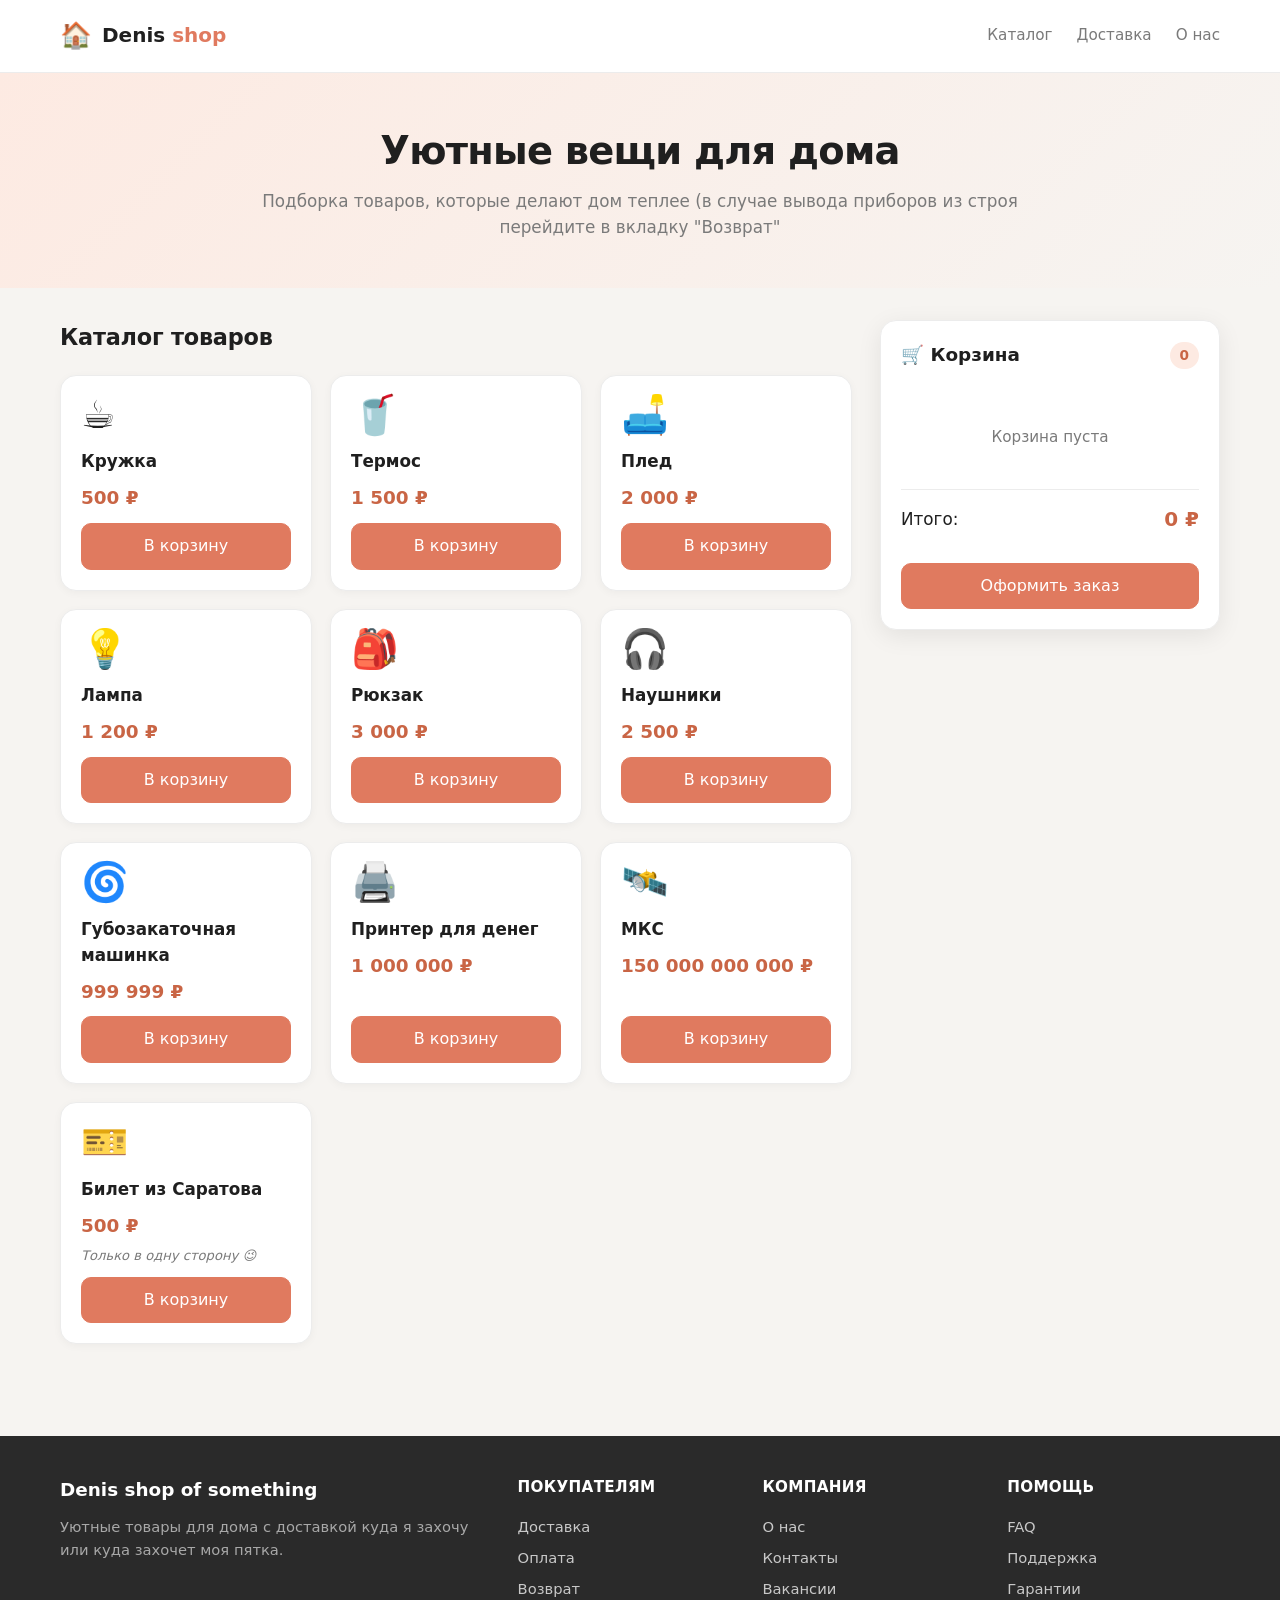
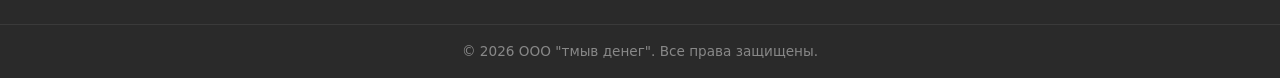
<file: Lab_1/index.html>
<!DOCTYPE html>
<html lang="ru">
<head>
  <meta charset="UTF-8">
  <meta name="viewport" content="width=device-width, initial-scale=1.0">
  <title>Denis shop</title>
  <link rel="icon" href="data:,">
  <link rel="stylesheet" href="styles.css">
</head>
<body>
  <header class="header">
    <div class="header__inner">
      <a href="index.html" class="logo">
        <span class="logo__icon">🏠</span>
        <span class="logo__text">Denis <span>shop</span></span>
      </a>
      <nav class="nav">
        <a href="in-progress.html">Каталог</a>
        <a href="in-progress.html">Доставка</a>
        <a href="in-progress.html">О нас</a>
      </nav>
    </div>
  </header>

  <section class="hero">
    <div class="hero__inner">
      <h1>Уютные вещи для дома</h1>
      <p>Подборка товаров, которые делают дом теплее (в случае вывода приборов из строя перейдите в вкладку "Возврат"</p>
    </div>
  </section>

  <main class="layout">
    <section class="catalog" aria-labelledby="catalog-title">
      <h2 id="catalog-title" class="section-title">Каталог товаров</h2>
      <div class="products" id="products"></div>
    </section>

    <aside class="cart" aria-labelledby="cart-title">
      <div class="cart__header">
        <h2 id="cart-title">🛒 Корзина</h2>
        <span class="cart__count" id="cart-count">0</span>
      </div>

      <ul class="cart-list" id="cart-list"></ul>
      <p class="cart-empty" id="cart-empty">Корзина пуста</p>

      <div class="cart-summary">
        <span>Итого:</span>
        <strong id="cart-total">0 ₽</strong>
      </div>

      <button class="btn btn-primary btn-block" id="checkout-btn" type="button">
        Оформить заказ
      </button>
    </aside>
  </main>

  <footer class="footer">
    <div class="footer__inner">
      <div class="footer__col">
        <h3>Denis shop of something</h3>
        <p>Уютные товары для дома с доставкой куда я захочу или куда захочет моя пятка.</p>
      </div>
      <div class="footer__col">
        <h4>Покупателям</h4>
        <a href="in-progress.html">Доставка</a>
        <a href="in-progress.html">Оплата</a>
        <a href="in-progress.html">Возврат</a>
      </div>
      <div class="footer__col">
        <h4>Компания</h4>
        <a href="in-progress.html">О нас</a>
        <a href="in-progress.html">Контакты</a>
        <a href="in-progress.html">Вакансии</a>
      </div>
      <div class="footer__col">
        <h4>Помощь</h4>
        <a href="in-progress.html">FAQ</a>
        <a href="in-progress.html">Поддержка</a>
        <a href="in-progress.html">Гарантии</a>
      </div>
    </div>
    <div class="footer__bottom">
      © 2026 ООО "тмыв денег". Все права защищены.
    </div>
  </footer>

  <dialog class="modal" id="order-modal">
    <form class="order-form" id="order-form" novalidate>
        <h2>Оформление заказа</h2>

        <label>
            Имя
            <input type="text" name="firstName" required placeholder="Иван" minlength="2">
        </label>

        <label>
            Фамилия
            <input type="text" name="lastName" required placeholder="Иванов" minlength="2">
        </label>

        <label>
            Адрес доставки
            <input type="text" name="address" required placeholder="г. Москва, ул. Ленина, 1" minlength="5">
        </label>

        <label>
            Контактный телефон
            <input
            type="tel"
            name="phone"
            required
            placeholder="+7 (999) 123-45-67"
            inputmode="tel"
            autocomplete="tel"
            >
            <span class="field-error" data-error-for="phone"></span>
        </label>

        <label>
            Email <span class="field-hint">(необязательно)</span>
            <input
            type="email"
            name="email"
            placeholder="you@example.com"
            autocomplete="email"
            >
            <span class="field-error" data-error-for="email"></span>
        </label>

        <div class="modal-actions">
        <button type="button" class="btn" id="close-modal">Отмена</button>
        <button type="submit" class="btn btn-primary">Создать заказ</button>
        </div>
    </form>
  </dialog>

  <script src="script.js"></script>
</body>
</html>
</file>
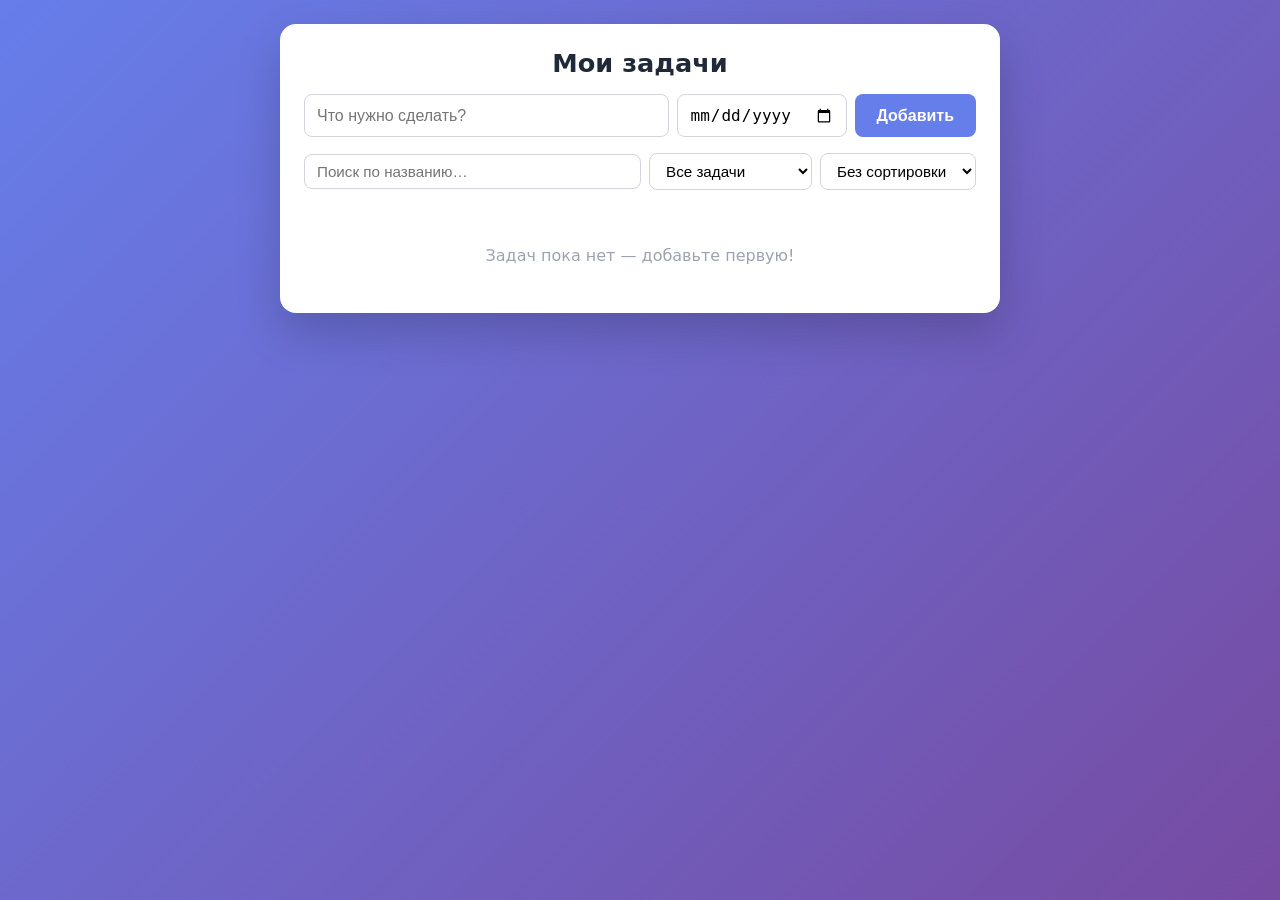
<file: Lab_2/index.html>
<!DOCTYPE html>
<html lang="ru">
<head>
  <meta charset="UTF-8">
  <meta name="viewport" content="width=device-width, initial-scale=1.0">
  <title>To-Do List</title>
</head>
<body>
  <script src="script.js"></script>
</body>
</html>
</file>
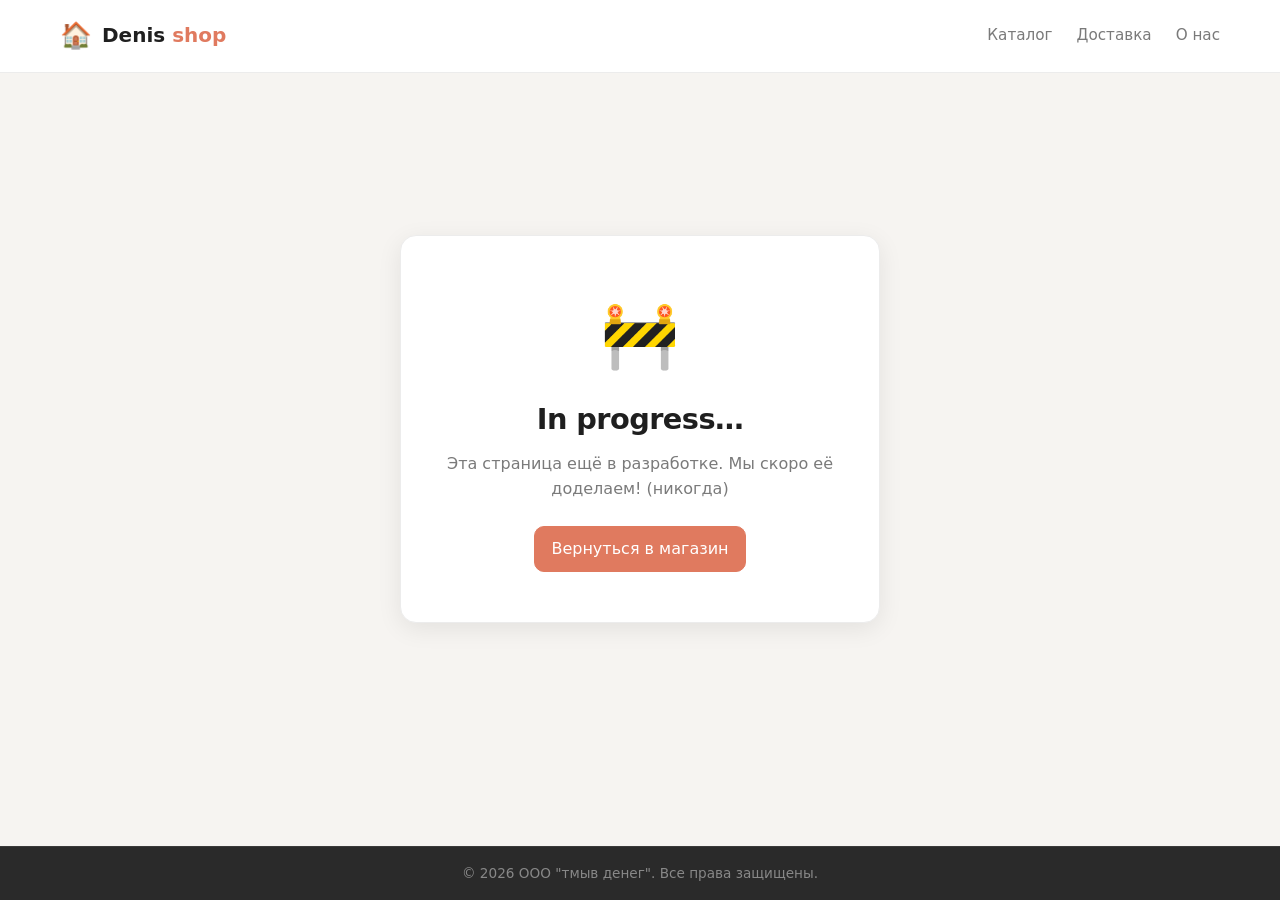
<file: Lab_1/in-progress.html>
<!DOCTYPE html>
<html lang="ru">
<head>
  <meta charset="UTF-8">
  <meta name="viewport" content="width=device-width, initial-scale=1.0">
  <title>В разработке - Denis shop</title>
  <link rel="icon" href="data:,">
  <link rel="stylesheet" href="styles.css">
</head>
<body class="in-progress-page">
  <header class="header">
    <div class="header__inner">
      <a href="index.html" class="logo">
        <span class="logo__icon">🏠</span>
        <span class="logo__text">Denis <span>shop</span></span>
      </a>
      <nav class="nav">
        <a href="index.html">Каталог</a>
        <a href="in-progress.html">Доставка</a>
        <a href="in-progress.html">О нас</a>
      </nav>
    </div>
  </header>

  <main class="in-progress">
    <div class="in-progress__card">
      <div class="in-progress__icon">🚧</div>
      <h1>In progress…</h1>
      <p>Эта страница ещё в разработке. Мы скоро её доделаем! (никогда)</p>
      <a href="index.html" class="btn btn-primary">Вернуться в магазин</a>
    </div>
  </main>

  <footer class="footer">
    <div class="footer__bottom">
      © 2026 ООО "тмыв денег". Все права защищены.
    </div>
  </footer>
</body>
</html>
</file>
<file: Lab_1/styles.css>
:root {
  --bg: #f6f4f1;
  --card: #ffffff;
  --text: #1f1f1f;
  --muted: #7a7a7a;
  --accent: #e07a5f;
  --accent-dark: #c96545;
  --accent-soft: #fdeae2;
  --dark: #2a2a2a;
  --border: #ececec;
  --radius: 16px;
  --radius-sm: 10px;
  --shadow-sm: 0 2px 8px rgba(0, 0, 0, 0.04);
  --shadow-md: 0 6px 24px rgba(0, 0, 0, 0.08);
  --shadow-lg: 0 12px 40px rgba(0, 0, 0, 0.12);
  --transition: 0.2s ease;
}

* {
  box-sizing: border-box;
}

html {
  scroll-behavior: smooth;
}

body {
  margin: 0;
  font-family: system-ui, -apple-system, "Segoe UI", Roboto, "Helvetica Neue", sans-serif;
  background: var(--bg);
  color: var(--text);
  line-height: 1.55;
  min-height: 100vh;
  display: flex;
  flex-direction: column;
}

/* ---------- Header ---------- */
.header {
  background: #ffffff;
  border-bottom: 1px solid var(--border);
  position: sticky;
  top: 0;
  z-index: 100;
  backdrop-filter: blur(8px);
}

.header__inner {
  max-width: 1200px;
  margin: 0 auto;
  padding: 16px 20px;
  display: flex;
  align-items: center;
  justify-content: space-between;
  gap: 16px;
}

.logo {
  display: flex;
  align-items: center;
  gap: 10px;
  text-decoration: none;
  color: var(--text);
  font-weight: 700;
  font-size: 1.25rem;
}

.logo__icon {
  font-size: 1.6rem;
}

.logo__text span {
  color: var(--accent);
}

.nav {
  display: flex;
  gap: 24px;
}

.nav a {
  text-decoration: none;
  color: var(--muted);
  font-weight: 500;
  font-size: 0.95rem;
  transition: color var(--transition);
  position: relative;
}

.nav a:hover {
  color: var(--accent);
}

.nav a::after {
  content: "";
  position: absolute;
  bottom: -4px;
  left: 0;
  width: 0;
  height: 2px;
  background: var(--accent);
  transition: width var(--transition);
}

.nav a:hover::after {
  width: 100%;
}

/* ---------- Hero ---------- */
.hero {
  background: linear-gradient(135deg, #fdeae2 0%, #f6f4f1 100%);
  padding: 48px 20px;
  text-align: center;
}

.hero__inner {
  max-width: 800px;
  margin: 0 auto;
}

.hero h1 {
  font-size: clamp(1.6rem, 3vw, 2.4rem);
  margin: 0 0 8px;
  letter-spacing: -0.02em;
}

.hero p {
  margin: 0;
  color: var(--muted);
  font-size: 1.05rem;
}

/* ---------- Layout ---------- */
.layout {
  flex: 1;
  max-width: 1200px;
  width: 100%;
  margin: 32px auto;
  padding: 0 20px;
  display: grid;
  grid-template-columns: 1fr 340px;
  gap: 28px;
  align-items: start;
}

.section-title {
  font-size: 1.4rem;
  margin: 0 0 20px;
  letter-spacing: -0.01em;
}

/* ---------- Products ---------- */
.products {
  display: grid;
  grid-template-columns: repeat(auto-fill, minmax(220px, 1fr));
  gap: 18px;
}

.product-card {
  background: var(--card);
  border: 1px solid var(--border);
  border-radius: var(--radius);
  padding: 20px;
  display: flex;
  flex-direction: column;
  gap: 10px;
  box-shadow: var(--shadow-sm);
  transition: transform var(--transition), box-shadow var(--transition);
  position: relative;
  overflow: hidden;
}

.product-card:hover {
  transform: translateY(-4px);
  box-shadow: var(--shadow-md);
}

.product-card__emoji {
  font-size: 2.4rem;
  line-height: 1;
  margin-bottom: 4px;
}

.product-card h3 {
  margin: 0;
  font-size: 1.05rem;
  font-weight: 600;
}

.product-card .price {
  font-weight: 700;
  font-size: 1.15rem;
  color: var(--accent-dark);
  margin: 0;
}

.product-card .btn {
  margin-top: auto;
}

.product-note {
  margin: -4px 0 0;
  font-size: 0.82rem;
  color: var(--muted);
  font-style: italic;
}

/* ---------- Buttons ---------- */
.btn {
  padding: 10px 16px;
  border: 1px solid var(--border);
  border-radius: var(--radius-sm);
  background: #ffffff;
  color: var(--text);
  cursor: pointer;
  font: inherit;
  font-weight: 500;
  transition: all var(--transition);
  display: inline-flex;
  align-items: center;
  justify-content: center;
  gap: 6px;
  text-decoration: none;
}

.btn:hover {
  background: #f3f3f3;
  border-color: #d5d5d5;
}

.btn-primary {
  background: var(--accent);
  color: #ffffff;
  border-color: var(--accent);
}

.btn-primary:hover {
  background: var(--accent-dark);
  border-color: var(--accent-dark);
  color: #ffffff;
}

.btn-danger {
  color: #c62828;
  border-color: #f3d6d6;
  background: #fff5f5;
  padding: 8px 10px;
  font-size: 0.9rem;
}

.btn-danger:hover {
  background: #ffe7e7;
  border-color: #e9b3b3;
}

.btn-block {
  width: 100%;
}

/* ---------- Cart ---------- */
.cart {
  background: var(--card);
  border: 1px solid var(--border);
  border-radius: var(--radius);
  padding: 20px;
  box-shadow: var(--shadow-md);
  position: sticky;
  top: 88px;
}

.cart__header {
  display: flex;
  align-items: center;
  justify-content: space-between;
  margin-bottom: 16px;
}

.cart__header h2 {
  margin: 0;
  font-size: 1.15rem;
}

.cart__count {
  background: var(--accent-soft);
  color: var(--accent-dark);
  font-weight: 600;
  font-size: 0.85rem;
  padding: 3px 10px;
  border-radius: 20px;
}

.cart-list {
  list-style: none;
  padding: 0;
  margin: 0 0 16px;
  display: flex;
  flex-direction: column;
  gap: 14px;
  max-height: 380px;
  overflow-y: auto;
}

.cart-item {
  padding-bottom: 14px;
  border-bottom: 1px dashed var(--border);
}

.cart-item:last-child {
  border-bottom: none;
  padding-bottom: 0;
}

.cart-item__title {
  font-weight: 600;
  font-size: 0.95rem;
  margin-bottom: 8px;
}

.cart-item__row {
  display: flex;
  align-items: center;
  justify-content: space-between;
  gap: 8px;
  flex-wrap: wrap;
}

.cart-item__price {
  font-weight: 700;
  color: var(--accent-dark);
  font-size: 0.95rem;
}

.quantity-controls {
  display: inline-flex;
  align-items: center;
  gap: 2px;
  background: #f6f4f1;
  border-radius: 8px;
  padding: 2px;
}

.quantity-controls button {
  width: 26px;
  height: 26px;
  padding: 0;
  border: none;
  background: transparent;
  font-size: 1rem;
  border-radius: 6px;
  cursor: pointer;
  color: var(--text);
  transition: background var(--transition);
}

.quantity-controls button:hover {
  background: #ffffff;
}

.quantity-controls input {
  width: 40px;
  text-align: center;
  padding: 4px 2px;
  border: none;
  background: transparent;
  font: inherit;
  font-weight: 600;
  color: var(--text);
  outline: none;
}

.cart-summary {
  display: flex;
  justify-content: space-between;
  align-items: center;
  font-size: 1.05rem;
  padding: 14px 0;
  border-top: 1px solid var(--border);
  margin-bottom: 14px;
}

.cart-summary strong {
  font-size: 1.25rem;
  color: var(--accent-dark);
}

.cart-empty {
  color: var(--muted);
  text-align: center;
  padding: 24px 0;
  font-size: 0.95rem;
}

/* ---------- Modal ---------- */
.modal {
  border: none;
  border-radius: var(--radius);
  padding: 0;
  width: min(440px, calc(100% - 32px));
  box-shadow: var(--shadow-lg);
}

.modal::backdrop {
  background: rgba(0, 0, 0, 0.45);
  backdrop-filter: blur(3px);
}

.order-form {
  padding: 26px;
  display: flex;
  flex-direction: column;
  gap: 14px;
}

.order-form h2 {
  margin: 0 0 6px;
  font-size: 1.3rem;
}

.order-form label {
  display: flex;
  flex-direction: column;
  gap: 6px;
  font-weight: 500;
  font-size: 0.92rem;
  color: #333;
}

.order-form input {
  padding: 11px 13px;
  border: 1px solid var(--border);
  border-radius: var(--radius-sm);
  font: inherit;
  background: #fafafa;
  transition: all var(--transition);
}

.order-form input:focus {
  outline: none;
  border-color: var(--accent);
  background: #ffffff;
  box-shadow: 0 0 0 3px var(--accent-soft);
}

.modal-actions {
  display: flex;
  gap: 10px;
  justify-content: flex-end;
  margin-top: 8px;
}

/* ---------- Field errors ---------- */
.field-hint {
  font-weight: 400;
  color: var(--muted);
  font-size: 0.82rem;
}

.field-error {
  display: none;
  font-size: 0.8rem;
  color: #c62828;
  margin-top: 2px;
}

.field-error.visible {
  display: block;
}

.order-form input.invalid {
  border-color: #e57373;
  background: #fff5f5;
}

.order-form input.invalid:focus {
  box-shadow: 0 0 0 3px #fde0e0;
}

/* ---------- Footer ---------- */
.footer {
  background: var(--dark);
  color: #d8d8d8;
  margin-top: 60px;
}

.footer__inner {
  max-width: 1200px;
  margin: 0 auto;
  padding: 40px 20px 20px;
  display: grid;
  grid-template-columns: 2fr 1fr 1fr 1fr;
  gap: 32px;
}

.footer__col h3 {
  color: #ffffff;
  margin: 0 0 10px;
  font-size: 1.15rem;
}

.footer__col h4 {
  color: #ffffff;
  margin: 0 0 12px;
  font-size: 0.95rem;
  letter-spacing: 0.02em;
  text-transform: uppercase;
}

.footer__col p {
  margin: 0;
  font-size: 0.92rem;
  line-height: 1.6;
  color: #a8a8a8;
}

.footer__col a {
  display: block;
  color: #c8c8c8;
  text-decoration: none;
  font-size: 0.92rem;
  padding: 4px 0;
  transition: color var(--transition);
}

.footer__col a:hover {
  color: var(--accent);
}

.footer__bottom {
  border-top: 1px solid #3a3a3a;
  text-align: center;
  padding: 16px 20px;
  font-size: 0.85rem;
  color: #888;
}

/* ---------- In progress page ---------- */
.in-progress-page {
  min-height: 100vh;
  display: flex;
  flex-direction: column;
}

.in-progress {
  flex: 1;
  display: flex;
  align-items: center;
  justify-content: center;
  padding: 60px 20px;
}

.in-progress__card {
  background: #ffffff;
  border: 1px solid var(--border);
  border-radius: var(--radius);
  box-shadow: var(--shadow-md);
  padding: 50px 40px;
  text-align: center;
  max-width: 480px;
  width: 100%;
}

.in-progress__icon {
  font-size: 4rem;
  margin-bottom: 12px;
  animation: bounce 2s infinite;
}

@keyframes bounce {
  0%, 100% { transform: translateY(0); }
  50% { transform: translateY(-8px); }
}

.in-progress h1 {
  margin: 0 0 10px;
  font-size: 1.8rem;
  letter-spacing: -0.02em;
}

.in-progress p {
  color: var(--muted);
  margin: 0 0 24px;
}

/* ---------- Adaptive ---------- */
@media (max-width: 900px) {
  .layout {
    grid-template-columns: 1fr;
    margin: 24px auto;
  }

  .cart {
    position: static;
  }

  .footer__inner {
    grid-template-columns: 1fr 1fr;
    gap: 24px;
  }
}

@media (max-width: 600px) {
  .header__inner {
    flex-direction: column;
    align-items: flex-start;
    gap: 10px;
    padding: 14px 16px;
  }

  .nav {
    width: 100%;
    gap: 18px;
    justify-content: space-between;
  }

  .nav a {
    font-size: 0.9rem;
  }

  .logo__text {
    font-size: 1.1rem;
  }

  .hero {
    padding: 32px 16px;
  }

  .layout {
    padding: 0 14px;
    gap: 20px;
  }

  .products {
    grid-template-columns: repeat(auto-fill, minmax(150px, 1fr));
    gap: 12px;
  }

  .product-card {
    padding: 14px;
  }

  .product-card__emoji {
    font-size: 1.8rem;
  }

  .modal-actions {
    flex-direction: column-reverse;
  }

  .modal-actions .btn {
    width: 100%;
  }

  .footer__inner {
    grid-template-columns: 1fr;
    padding: 28px 16px 16px;
  }
}
</file>
